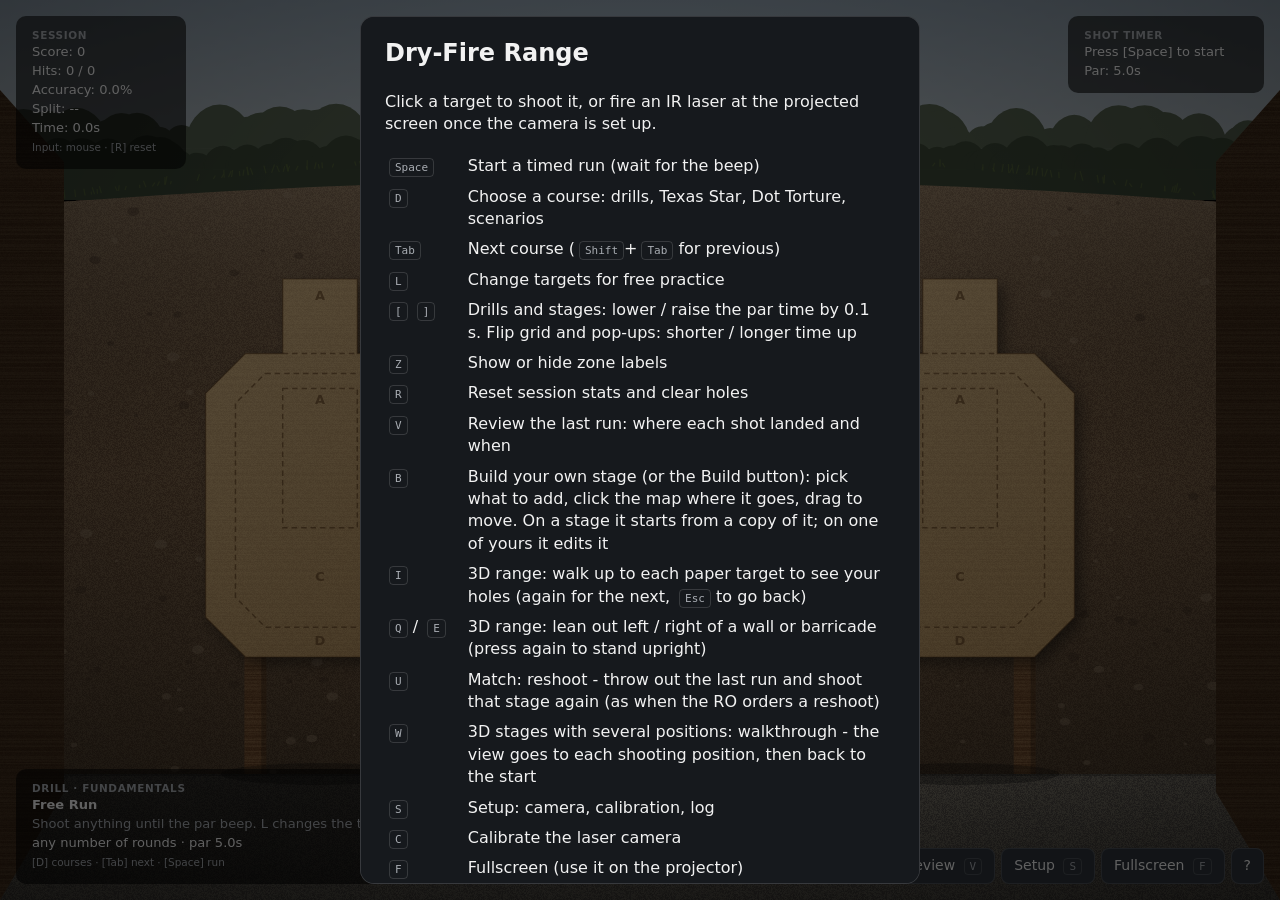
<file: web/index.html>
<!doctype html>
<html lang="en">
<head>
  <meta charset="utf-8">
  <meta name="viewport" content="width=device-width, initial-scale=1">
  <title>Dry-Fire Range</title>
  <meta name="description" content="Laser dry-fire training simulator: USPSA-style scoring, shot timer and drills, with mouse or IR-laser input.">
  <meta name="robots" content="noindex">
  <link rel="icon" href="data:image/svg+xml,%3Csvg xmlns='http://www.w3.org/2000/svg' viewBox='0 0 32 32'%3E%3Ccircle cx='16' cy='16' r='12' fill='none' stroke='%23e33' stroke-width='3'/%3E%3Ccircle cx='16' cy='16' r='3' fill='%23e33'/%3E%3C/svg%3E">
  <!-- Add to Home Screen (iPad / tablets): opens full screen, like an app. -->
  <link rel="manifest" href="manifest.webmanifest">
  <meta name="mobile-web-app-capable" content="yes">
  <meta name="apple-mobile-web-app-capable" content="yes">
  <meta name="apple-mobile-web-app-status-bar-style" content="black">
  <meta name="apple-mobile-web-app-title" content="Dry-Fire">
  <link rel="stylesheet" href="style.css">
  <!-- three.js is vendored (web/vendor/three) and only loaded by 3D courses. -->
  <script type="importmap">
    { "imports": { "three": "./vendor/three/three.module.js", "three/addons/": "./vendor/three/addons/" } }
  </script>
</head>
<body>
  <canvas id="range3d" aria-hidden="true"></canvas>
  <canvas id="range" aria-label="Shooting range. Click to fire."></canvas>

  <div id="hud">
    <section class="panel" id="stats" aria-live="off"></section>
    <section class="panel" id="timer" aria-live="polite"></section>
    <section class="panel" id="drill" aria-live="polite"></section>
    <nav id="toolbar" aria-label="Controls">
      <button data-act="startStop" id="start-btn" title="Start a timed run (Space); during a run, stop it">Start <kbd>Space</kbd></button>
      <button data-act="courses" title="Choose a drill, Dot Torture or a scenario (D)">Courses <kbd>D</kbd></button>
      <button data-act="builder" title="Build your own stage, or change the one you're on (B)">Build <kbd>B</kbd></button>
      <button data-act="layout" title="Change target layout (L)">Targets <kbd>L</kbd></button>
      <button data-act="review" title="Review where each shot landed and when (V)">Review <kbd>V</kbd></button>
      <button data-act="setup" title="Camera, calibration and settings (S)">Setup <kbd>S</kbd></button>
      <button data-act="fullscreen" title="Fullscreen (F)">Fullscreen <kbd>F</kbd></button>
      <button data-act="help" title="Help (?)">?</button>
    </nav>
  </div>

  <aside id="setup" hidden aria-label="Setup">
    <header>
      <h2>Setup</h2>
      <button class="icon" data-act="close-setup" aria-label="Close setup">✕</button>
    </header>

    <section>
      <h3>Input</h3>
      <label class="check"><input type="checkbox" id="opt-mouse"> Mouse clicks fire shots</label>
      <label class="check"><input type="checkbox" id="opt-camera-shots"> Laser (camera) fires shots</label>
    </section>

    <section>
      <h3>Sound</h3>
      <label>Gunshot volume <output id="vol-gun-val"></output>
        <input type="range" id="vol-gun"></label>
      <label>Background volume <output id="vol-amb-val"></output>
        <input type="range" id="vol-amb"></label>
      <p class="note">Background = the outdoors and distant shots on the 3D range, traffic in the parking lot, the office hum. 0% turns it off.</p>
      <label class="check"><input type="checkbox" id="opt-ro"> Range officer commands ("Make ready… Standby" before the beep, "Unload and show clear… Range is clear" after)</label>
      <label>Draw goal <select id="opt-draw">
        <option value="0">Off</option>
        <option value="0.80">0.80 s</option><option value="1.00">1.00 s</option><option value="1.20">1.20 s</option>
        <option value="1.50">1.50 s</option><option value="2.00">2.00 s</option>
      </select></label>
      <label>Split goal <select id="opt-split">
        <option value="0">Off</option>
        <option value="0.15">0.15 s</option><option value="0.20">0.20 s</option><option value="0.25">0.25 s</option>
        <option value="0.30">0.30 s</option><option value="0.40">0.40 s</option><option value="0.50">0.50 s</option>
      </select></label>
      <label>Repeat (shot timer REP mode) <select id="opt-repeat">
        <option value="0">Off: press Space for each run</option>
        <option value="5">Next run starts 5 s after the last</option>
        <option value="8">Next run starts 8 s after the last</option>
        <option value="12">Next run starts 12 s after the last</option>
      </select></label>
      <label>Match squad (names, comma separated; empty = just you) <input type="text" id="opt-squad" placeholder="Andrew, Sam, Alex" maxlength="120"></label>
      <label class="check"><input type="checkbox" id="opt-ding"> Ding on paper hits (off = silent, like real cardboard)</label>
      <label>Hearing protection <select id="opt-earpro">
        <option value="none">None (full sound)</option>
        <option value="electronic">Electronic muffs: shots clamped, quiet sounds louder</option>
        <option value="passive">Passive muffs / plugs: everything muffled</option>
      </select></label>
    </section>

    <section>
      <h3>Sound choices (compare)</h3>
      <p class="note">R = real recording, G = generated by the computer. Try each with ▶ Test, then tell Claude the codes you like (e.g. "gunshot R+G, take 2").</p>
      <label>Gunshot <select id="snd-gun">
        <option value="mix">R+G: recorded pistol + deep generated shot (outdoors)</option>
        <option value="synth">G: deep generated shot only</option>
        <option value="rec">R: recorded pistol only</option>
      </select></label>
      <label>Gunshot recording <select id="snd-gun-take">
        <option value="-1">Random each shot</option>
        <option value="0">Take 1: .40 pistol, heard from 160 m</option>
        <option value="1">Take 2: 9mm pistol, heard from 162 m</option>
        <option value="2">Take 3: .45 pistol, heard from 166 m</option>
        <option value="3">Take 4: .45 pistol, heard from 167 m</option>
      </select></label>
      <div class="row"><button id="test-gun-out" class="quiet">▶ Test outdoors</button> <button id="test-gun-in" class="quiet">▶ Test in the office</button></div>
      <label>Steel hit <select id="snd-steel">
        <option value="mix">R+G: recorded clank + generated ring</option>
        <option value="synth">G: generated ring only</option>
        <option value="rec">R: recorded clank only</option>
      </select></label>
      <div class="row"><button id="test-steel-small" class="quiet">▶ Test 8" plate</button> <button id="test-steel-big" class="quiet">▶ Test popper</button></div>
      <label>Footsteps (knife attacker) <select id="snd-step">
        <option value="rec">R: recorded shoes on concrete</option>
        <option value="synth">G: generated</option>
      </select></label>
      <div class="row"><button id="test-step" class="quiet">▶ Test footsteps</button></div>
      <label>Glass breaking (office) <select id="snd-glass">
        <option value="mix">R+G: recorded glass hit + generated shatter</option>
        <option value="synth">G: generated only</option>
        <option value="rec">R: recorded glass hit only</option>
      </select></label>
      <div class="row"><button id="test-glass" class="quiet">▶ Test glass</button></div>
      <label>Distant shots (range background) <select id="snd-distant">
        <option value="rec">R: recorded pistol shots far away</option>
        <option value="synth">G: generated</option>
      </select></label>
      <div class="row"><button id="test-distant" class="quiet">▶ Test distant shot</button></div>
    </section>

    <section>
      <h3>Current course</h3>
      <p id="course-name"></p>
      <div id="up-time-row">
        <label>Time targets stay up <output id="up-time-val"></output>
          <input type="range" id="up-time">
        </label>
        <div class="row">
          <button id="up-time-reset" class="quiet">Reset to default</button>
          <span class="muted note">Shortcut: <kbd>[</kbd> shorter, <kbd>]</kbd> longer</span>
        </div>
      </div>
      <div id="cars3d-row" hidden>
        <div id="cars3d-only">
          <label>Parked cars <output id="cars3d-val"></output>
            <input type="range" id="cars3d" min="0" step="1">
          </label>
          <p class="note">Fewer cars = smoother on slower computers. 0 = empty lot.</p>
        </div>
        <label class="check"><input type="checkbox" id="opt-night"> Night (sodium street lights, a car with its headlights on)</label>
        <label class="check"><input type="checkbox" id="opt-rain"> Rain (wet asphalt and puddles, falling rain, rain sound)</label>
        <label class="check"><input type="checkbox" id="opt-blood"> Blood effects (wounds, spray)</label>
      </div>
      <div id="flip-row" hidden>
        <label>Flip speed <output id="flip-speed-val"></output>
          <input type="range" id="flip-speed"></label>
        <p class="note">How fast plates spin, and how soon the next plate turns or the next call comes.</p>
        <label class="check"><input type="checkbox" id="flip-var"> Variable timing (each plate's time up and the pause before it vary)</label>
      </div>
      <div id="life-row" hidden>
        <label>3D graphics <select id="opt-quality"><option value="auto">Auto (lowers quality if frames get slow)</option><option value="high">High</option><option value="medium">Medium</option><option value="low">Low (fastest)</option></select></label>
        <p class="note">Now: <output id="quality-now">–</output>. If the picture stutters, pick Medium or Low.</p>
        <label class="check"><input type="checkbox" id="opt-life"> Life-size 3D (match the camera to your screen)</label>
        <label>Projected image width <output id="life-screen-val"></output>
          <input type="range" id="life-screen"></label>
        <label>Your distance from the screen <output id="life-dist-val"></output>
          <input type="range" id="life-dist"></label>
        <p class="note">Measure the width of the picture on the wall and how far your eyes are from it. With this on, targets and people look their real size from where you stand (you see less of the scene on a small screen).</p>
      </div>
      <div id="office-row" hidden>
        <label>Armed suspects <select id="of-gunmen"><option value="0">Random (2–3)</option><option>1</option><option>2</option><option>3</option><option>4</option></select></label>
        <label>Office workers <select id="of-innocents"><option value="-1">Random (1–2)</option><option>0</option><option>1</option><option>2</option><option>3</option></select></label>
        <label>Time before a suspect fires <output id="of-fire-val"></output>
          <input type="range" id="of-fire" min="1" max="8" step="0.5"></label>
        <label>Hits you can take <output id="of-lives-val"></output>
          <input type="range" id="of-lives" min="1" max="5" step="1"></label>
        <label class="check"><input type="checkbox" id="of-rifle"> One suspect has a rifle</label>
        <label class="check"><input type="checkbox" id="of-armor"> One suspect wears body armour</label>
        <label class="check"><input type="checkbox" id="of-hostage"> Hostage scene at the end</label>
        <label class="check"><input type="checkbox" id="of-fleeing"> Some workers run for the exit</label>
        <label class="check"><input type="checkbox" id="of-voice"> Wounded man calls for help</label>
        <label class="check"><input type="checkbox" id="of-alarm"> Fire alarm going (strobes flash, horn sounds)</label>
        <label class="check"><input type="checkbox" id="of-peeker"> A suspect crouches behind cover and pops up to shoot</label>
        <label class="check"><input type="checkbox" id="of-dark"> Power cut (ceiling lights off, emergency lights only)</label>
        <label class="check"><input type="checkbox" id="of-night"> Night (dark outside; with the power cut, almost pitch dark inside)</label>
      </div>
      <div id="range3d-row" hidden>
        <label class="check"><input type="checkbox" id="opt-real3d"> Photo-realistic 3D (range targets, and judgment scenes with real people)</label>
        <label class="check"><input type="checkbox" id="opt-paste"> Paste the holes between runs (a fresh target once it's covered)</label>
        <label id="dist3d-label">Distance to the <span id="dist3d-kind">targets</span> <output id="dist3d-val"></output>
          <input type="range" id="dist3d" min="3" max="25" step="1">
        </label>
        <label>Time of day <select id="opt-time">
          <option value="day">Day (sun high on your left)</option>
          <option value="morning">Morning (low sun behind you, long shadows)</option>
          <option value="evening">Evening (low sun behind you, soft overcast light)</option>
          <option value="night">Night (low light: floodlight on the bay)</option>
        </select></label>
        <label>Weather <select id="opt-weather">
          <option value="dry">Dry</option>
          <option value="rain">Rain (overcast, wet ground, rain sound)</option>
        </select></label>
        <label>3-target spacing <select id="opt-bay">
          <option value="0.9">Close (0.9 m apart)</option>
          <option value="1.5">Normal (1.5 m)</option>
          <option value="3">Wide (3 m: big transitions)</option>
        </select></label>
        <label>3-target distances <select id="opt-stagger">
          <option value="0">All at the same distance</option>
          <option value="1">Staggered: +5 and +10 yd (left near, right far)</option>
        </select></label>
        <label>Wind <select id="opt-wind">
          <option value="calm">Calm</option>
          <option value="breezy">Light breeze</option>
          <option value="windy">Windy (targets flutter)</option>
        </select></label>
        <p class="note">Each kind of target keeps its own distance. Plate Rack and Poppers are always 3D. Targets look true to size only when the projection matches the camera's field of view.</p>
      </div>
      <p class="note" id="up-time-none">This course has no time-up setting. It applies to the flip grid and pop-up courses.</p>
    </section>

    <section>
      <h3>Targets</h3>
      <label>Layout
        <select id="opt-layout"></select>
      </label>
      <label class="check"><input type="checkbox" id="opt-zones"> Show zone labels</label>
      <label>Power factor <select id="opt-pf"><option value="minor">Minor (A 5, C 3, D 1)</option><option value="major">Major (A 5, C 4, D 2)</option></select></label>
    </section>

    <section>
      <h3>Laser camera</h3>
      <p class="note" id="cam-support"></p>
      <label>Camera
        <select id="cam-device"><option value="">Default camera</option></select>
      </label>
      <div class="row">
        <button id="cam-toggle">Start camera</button>
        <span id="cam-status" class="muted">Off</span>
      </div>
      <label>Brightness threshold <output id="cam-thr-val"></output>
        <input type="range" id="cam-thr" min="50" max="255" step="1">
      </label>
      <p class="note">Red = pixels bright enough to count as the dot. With no laser, the view should be almost all dark. Raise the threshold until it is, then fire and check the dot is circled.</p>
      <canvas id="cam-preview" width="640" height="480" aria-label="Camera preview"></canvas>
      <div class="row">
        <button id="cam-calibrate">Calibrate <kbd>C</kbd></button>
        <button id="cam-clear-cal" class="quiet">Clear calibration</button>
      </div>
      <p class="note" id="cal-status"></p>
    </section>

    <section>
      <h3>Remote control (iPad)</h3>
      <p class="note">Run the range full screen on the projector or TV, and control it
        from a second window, e.g. on the iPad's own screen. See docs/IPAD.md.</p>
      <button id="open-display">Open Display window</button>
      <button id="open-controller">Open Controller window</button>
    </section>

    <section>
      <h3>Run log</h3>
      <p class="note" id="log-status"></p>
      <div class="row">
        <button id="log-download">Download CSV</button>
        <button id="log-clear" class="quiet">Clear log</button>
      </div>
    </section>
  </aside>

  <div id="builder" hidden role="dialog" aria-modal="true" aria-labelledby="builder-title">
    <div class="card">
      <header class="b-head">
        <h2 id="builder-title">Build a stage</h2>
        <button id="b-new" title="Start a new, empty stage (this one stays as it was saved)">New stage</button>
      </header>
      <ol class="b-how">
        <li>Pick what to add, then <b>click the map where it goes</b>. You stand at the bottom (green box 1); the targets are up the bay.</li>
        <li><b>Drag</b> anything to move it. <b>Click</b> it to select it: its row in the list turns yellow - change its details there. <kbd>Delete</kbd> removes it, <kbd>Ctrl</kbd>+<kbd>Z</kbd> undoes.</li>
        <li><b>Save and see it in 3D.</b> To change it later, pick it (Courses -> My Stages) and press <b>Build</b> or <kbd>B</kbd>.</li>
      </ol>
      <div class="b-fields">
        <label>Name <input id="b-name" type="text" maxlength="40" placeholder="My stage"></label>
        <label>Par (s) <input id="b-par" type="number" min="1" max="60" step="0.5"></label>
        <label>Start <select id="b-start"></select></label>
      </div>
      <div id="b-tools" role="toolbar" aria-label="What to add">
        <button data-tool="" title="Click to select, drag to move (Esc)">Select / move</button>
        <span id="b-tool-btns"></span>
        <select id="b-more" aria-label="More things to add"></select>
        <button id="b-undo" title="Undo (Ctrl+Z)">↶ Undo</button>
      </div>
      <canvas id="b-map" aria-label="Map of the stage: you at the bottom, downrange up"></canvas>
      <p id="b-sel" class="note" aria-live="polite"></p>
      <details class="b-help">
        <summary>How shooting positions, activated targets and steel numbers work</summary>
        <p class="note">x = metres across (left is negative, 0 is straight ahead); distance in yards from the firing line. Steel is numbered S1, S2... in list order; a pop-up, drop turner, swinger, bobber, mover or clamshell is released when its steel falls (the "released by" choice in its row). Put a swinger's rest position behind a wall, about 1.3 m to its right; a clamshell just in front of a target. A shooting position (green box) starts a new array: the targets after it in the list are shot from there (the first one, before any target, is where you start). "You walk to here, shooting on the way" is the same but slow, and shots count while you walk. The light wedge on the map is what you can see from the position you're working on (the view doesn't turn): targets outside it are outlined in red. Paper can carry hard cover: black paint, hits through it don't score.</p>
      </details>
      <div id="b-list"><table><thead><tr><th>#</th><th>What</th><th>x (m)</th><th>yd</th><th>Details</th><th></th></tr></thead><tbody id="b-rows"></tbody></table></div>
      <p><button id="b-add">+ Add a row</button></p>
      <p><label>Share code <input id="b-code" type="text" placeholder="paste a stage code here" style="width: 18em"></label>
        <button id="b-export">Make code</button> <button id="b-import">Load code</button></p>
      <p class="b-foot"><button id="b-save" class="primary">Save and see it in 3D</button> <button id="b-delete">Delete this stage</button> <button id="b-close">Close <kbd>Esc</kbd></button></p>
    </div>
  </div>
  <div id="match" hidden role="dialog" aria-modal="true" aria-labelledby="match-title">
    <div class="card">
      <h2 id="match-title">Match results</h2>
      <div id="match-body"></div>
      <button data-act="close-match">Close <kbd>Esc</kbd></button>
    </div>
  </div>
  <div id="help" hidden role="dialog" aria-modal="true" aria-labelledby="help-title">
    <div class="card">
      <h2 id="help-title">Dry-Fire Range</h2>
      <p>Click a target to shoot it, or fire an IR laser at the projected screen once the camera is set up.</p>
      <table class="keys">
        <tr><td><kbd>Space</kbd></td><td>Start a timed run (wait for the beep)</td></tr>
        <tr><td><kbd>D</kbd></td><td>Choose a course: drills, Texas Star, Dot Torture, scenarios</td></tr>
        <tr><td><kbd>Tab</kbd></td><td>Next course (<kbd>Shift</kbd>+<kbd>Tab</kbd> for previous)</td></tr>
        <tr><td><kbd>L</kbd></td><td>Change targets for free practice</td></tr>
        <tr><td><kbd>[</kbd> <kbd>]</kbd></td><td>Drills and stages: lower / raise the par time by 0.1 s. Flip grid and pop-ups: shorter / longer time up</td></tr>
        <tr><td><kbd>Z</kbd></td><td>Show or hide zone labels</td></tr>
        <tr><td><kbd>R</kbd></td><td>Reset session stats and clear holes</td></tr>
        <tr><td><kbd>V</kbd></td><td>Review the last run: where each shot landed and when</td></tr>
        <tr><td><kbd>B</kbd></td><td>Build your own stage (or the Build button): pick what to add, click the map where it goes, drag to move. On a stage it starts from a copy of it; on one of yours it edits it</td></tr>
        <tr><td><kbd>I</kbd></td><td>3D range: walk up to each paper target to see your holes (again for the next, <kbd>Esc</kbd> to go back)</td></tr>
        <tr><td><kbd>Q</kbd> / <kbd>E</kbd></td><td>3D range: lean out left / right of a wall or barricade (press again to stand upright)</td></tr>
        <tr><td><kbd>U</kbd></td><td>Match: reshoot - throw out the last run and shoot that stage again (as when the RO orders a reshoot)</td></tr>
        <tr><td><kbd>W</kbd></td><td>3D stages with several positions: walkthrough - the view goes to each shooting position, then back to the start</td></tr>
        <tr><td><kbd>S</kbd></td><td>Setup: camera, calibration, log</td></tr>
        <tr><td><kbd>C</kbd></td><td>Calibrate the laser camera</td></tr>
        <tr><td><kbd>F</kbd></td><td>Fullscreen (use it on the projector)</td></tr>
        <tr><td><kbd>H</kbd></td><td>Hide or show the panels</td></tr>
        <tr><td><kbd>X</kbd> (hold)</td><td>Office: take cover behind the file cabinets (or hold the right mouse button)</td></tr>
        <tr><td><kbd>Esc</kbd></td><td>Cancel a run or close a panel</td></tr>
      </table>
      <h3>Laser setup, once per room</h3>
      <ol>
        <li>Project this page and press <kbd>F</kbd> for fullscreen.</li>
        <li>Plug in the USB camera (with the IR-pass filter) aimed at the screen.</li>
        <li>Setup → Start camera, allow access, pick the camera, tune the threshold.</li>
        <li>Calibrate: shoot the 4 crosshairs, then the centre to check accuracy.</li>
      </ol>
      <p class="muted">Use Chrome or Edge for the best camera timing. Scores and settings stay in this browser only.</p>
      <button data-act="close-help">Got it</button>
    </div>
  </div>

  <div id="courses" hidden role="dialog" aria-modal="true" aria-labelledby="courses-title">
    <div class="card">
      <header>
        <h2 id="courses-title">Courses</h2>
        <button class="icon" data-act="close-courses" aria-label="Close">✕</button>
      </header>
      <p><button data-act="builder">Build a stage <kbd>B</kbd></button> <span class="note">your own targets, steel, walls and distances (saved in this browser)</span></p>
      <div id="course-list"></div>
    </div>
  </div>

  <div id="review" hidden role="dialog" aria-modal="true" aria-labelledby="review-title">
    <div class="rv-card">
      <header>
        <h2 id="review-title">Shot review</h2>
        <select id="review-run" aria-label="Which run"></select>
        <button class="icon" data-act="review-close" aria-label="Close review">✕</button>
      </header>
      <div class="rv-body">
        <div class="rv-view">
          <div class="rv-canvas-box"><canvas id="review-canvas"></canvas></div>
          <p id="review-caption"></p>
          <div class="rv-nav">
            <button data-act="review-prev">◀ Prev <kbd>←</kbd></button>
            <button data-act="review-all">All shots <kbd>A</kbd></button>
            <button data-act="review-next">Next <kbd>→</kbd> ▶</button>
          </div>
        </div>
        <div class="rv-side">
          <p class="note" id="review-zero"></p>
          <div class="rv-list-box">
            <table id="review-list">
              <thead><tr><th>#</th><th>Time</th><th>Split</th><th>Zone</th><th>Pts</th></tr></thead>
              <tbody></tbody>
            </table>
          </div>
          <p id="review-empty" class="note">No shots were fired in this run.</p>
        </div>
      </div>
      <div class="rv-timeline-wrap">
        <span class="muted small">0s</span>
        <div id="review-timeline"></div>
        <span id="review-span" class="muted small"></span>
      </div>
      <div id="review-progress"></div>
    </div>
  </div>

  <div id="calib" hidden>
    <canvas></canvas>
    <div class="calib-buttons">
      <button data-act="save" hidden>Save <kbd>Enter</kbd></button>
      <button data-act="test" hidden>Test again <kbd>T</kbd></button>
      <button data-act="restart">Restart <kbd>R</kbd></button>
      <button data-act="cancel">Cancel <kbd>Esc</kbd></button>
    </div>
  </div>

  <div id="toast" role="status" aria-live="polite"></div>

  <script type="module" src="js/main.js"></script>
</body>
</html>
</file>
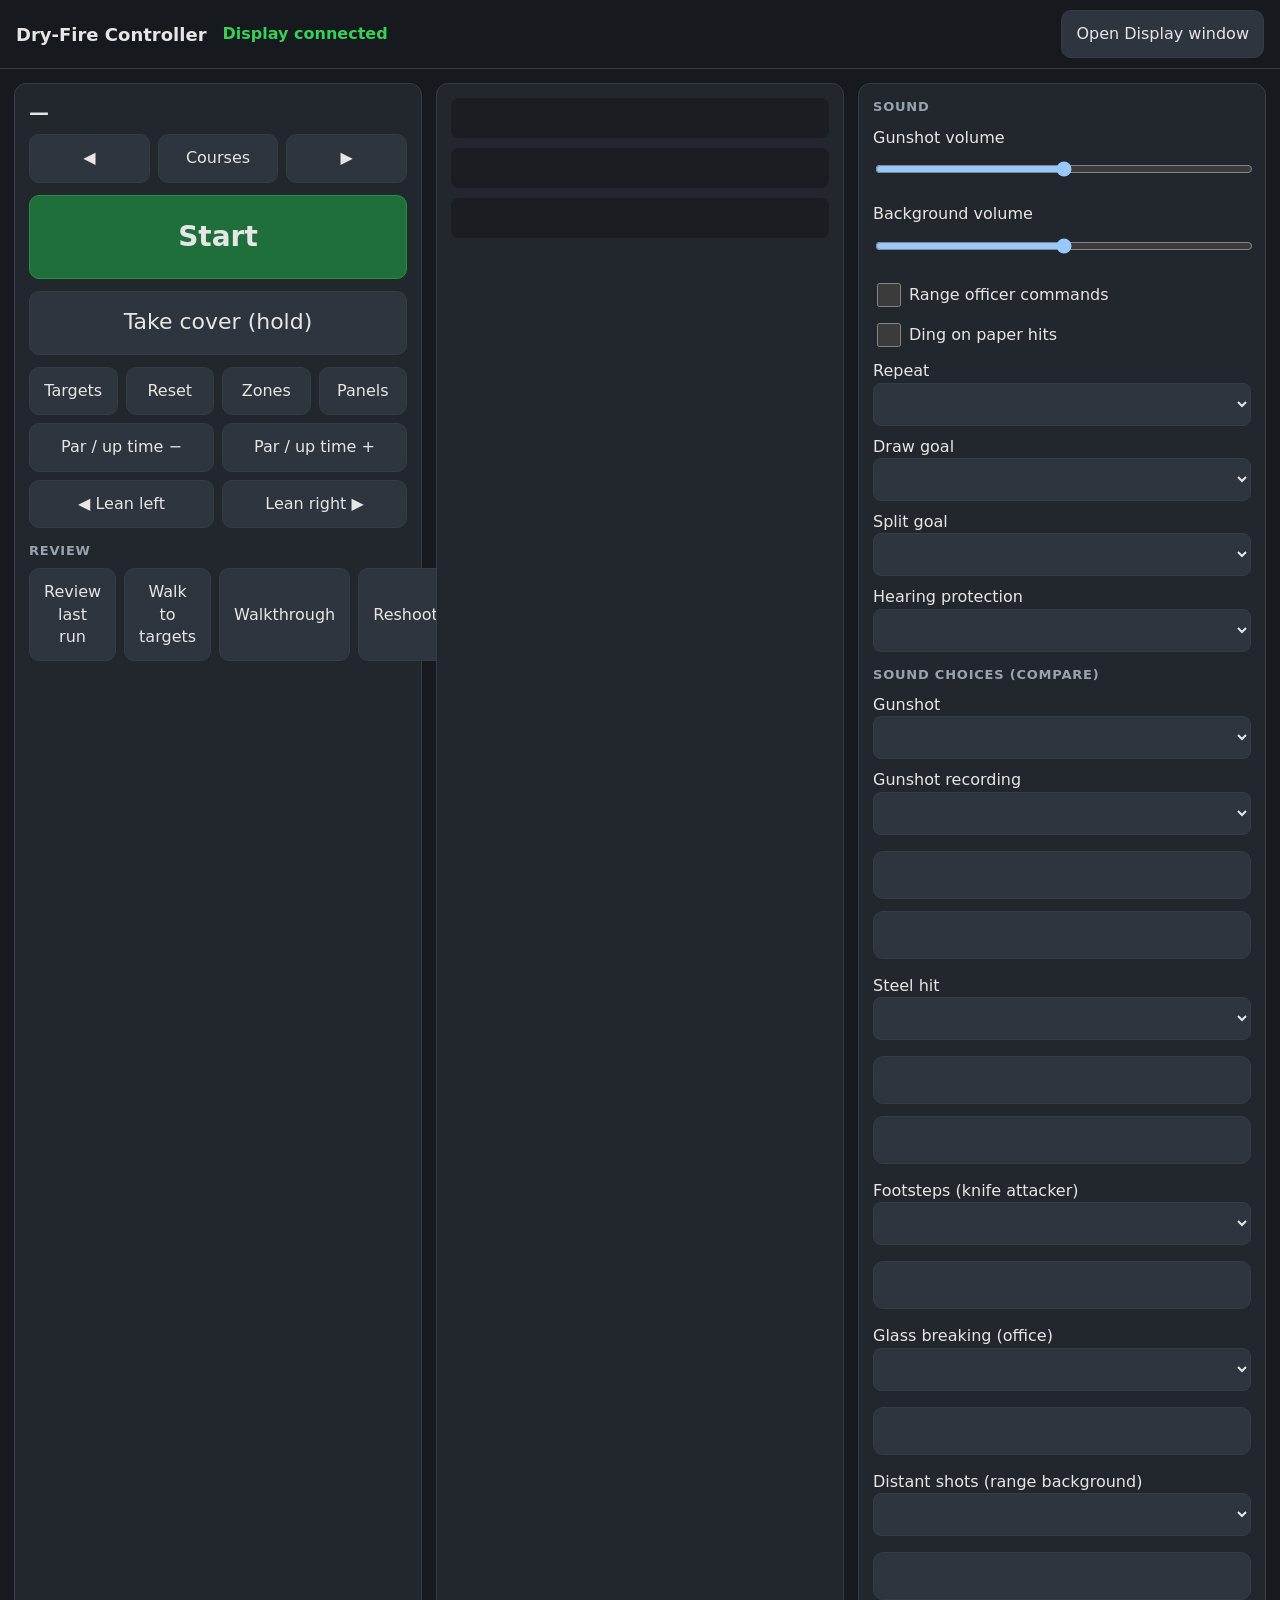
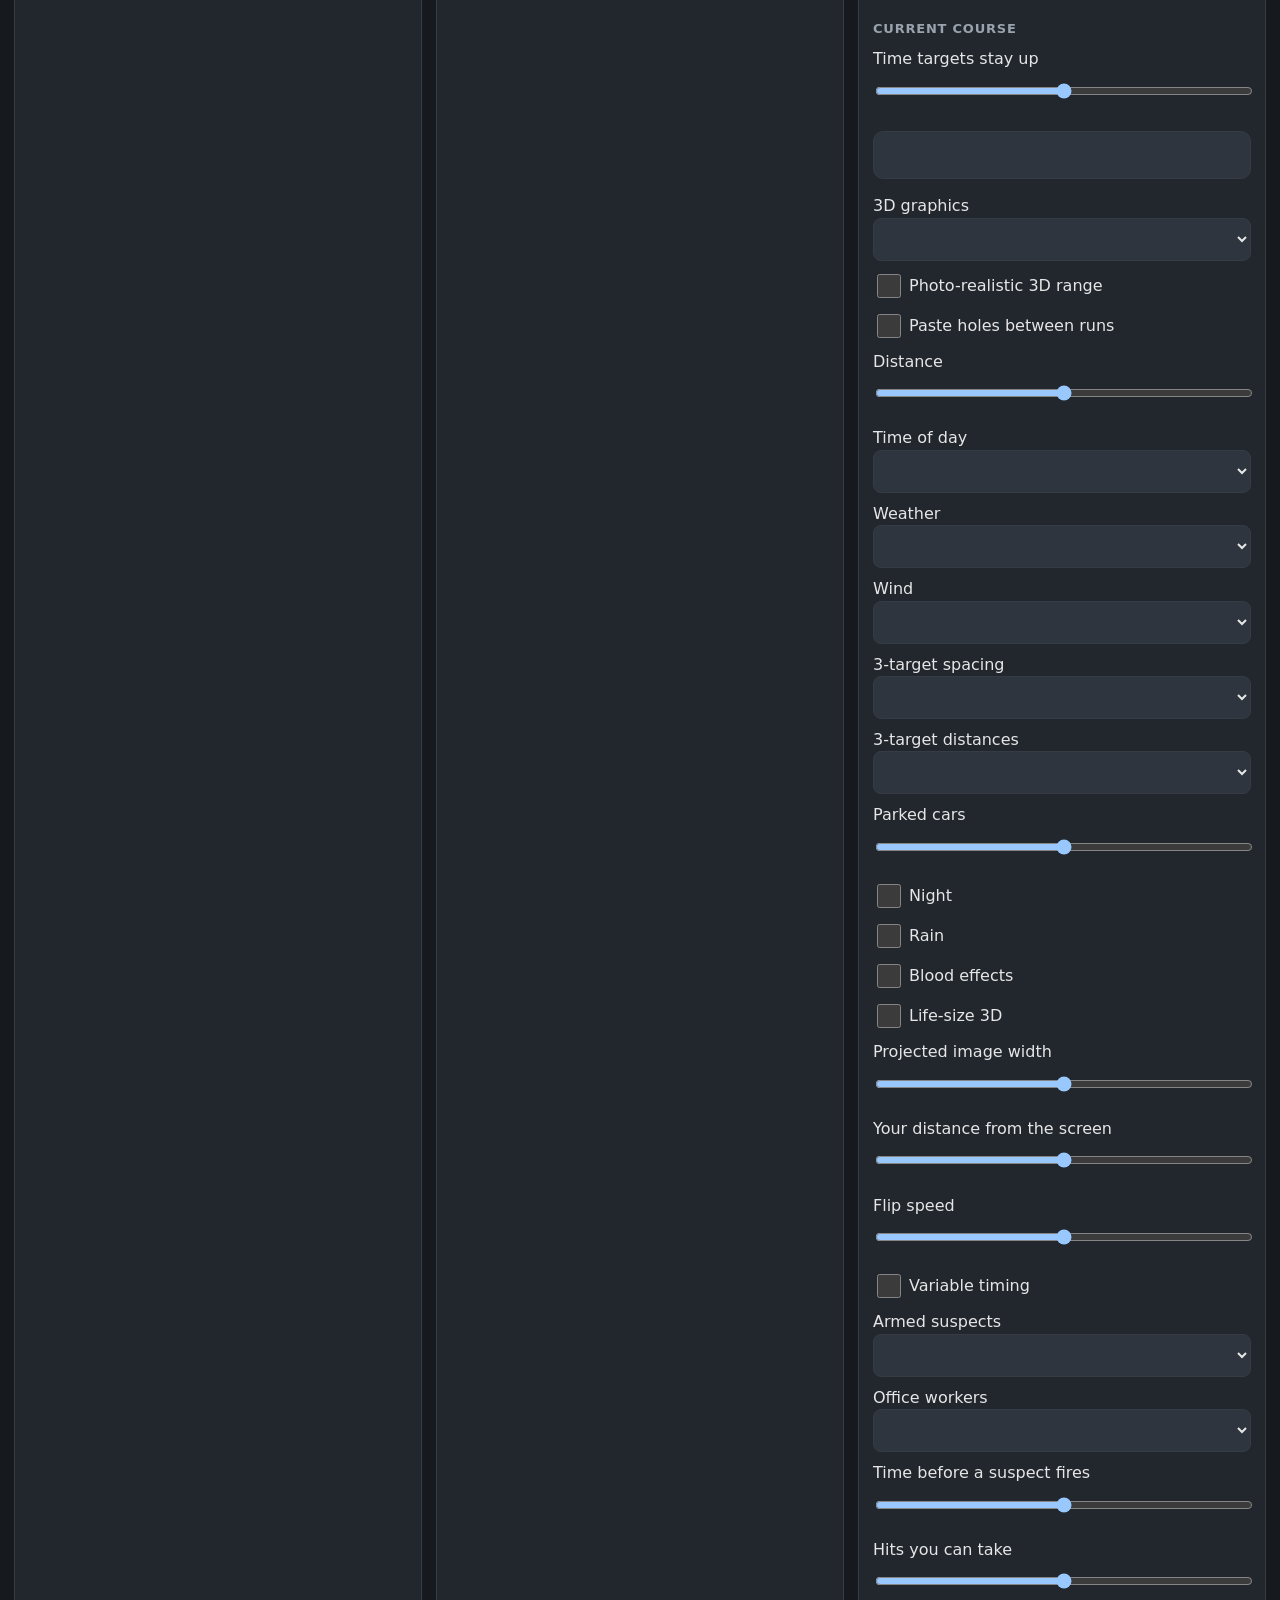
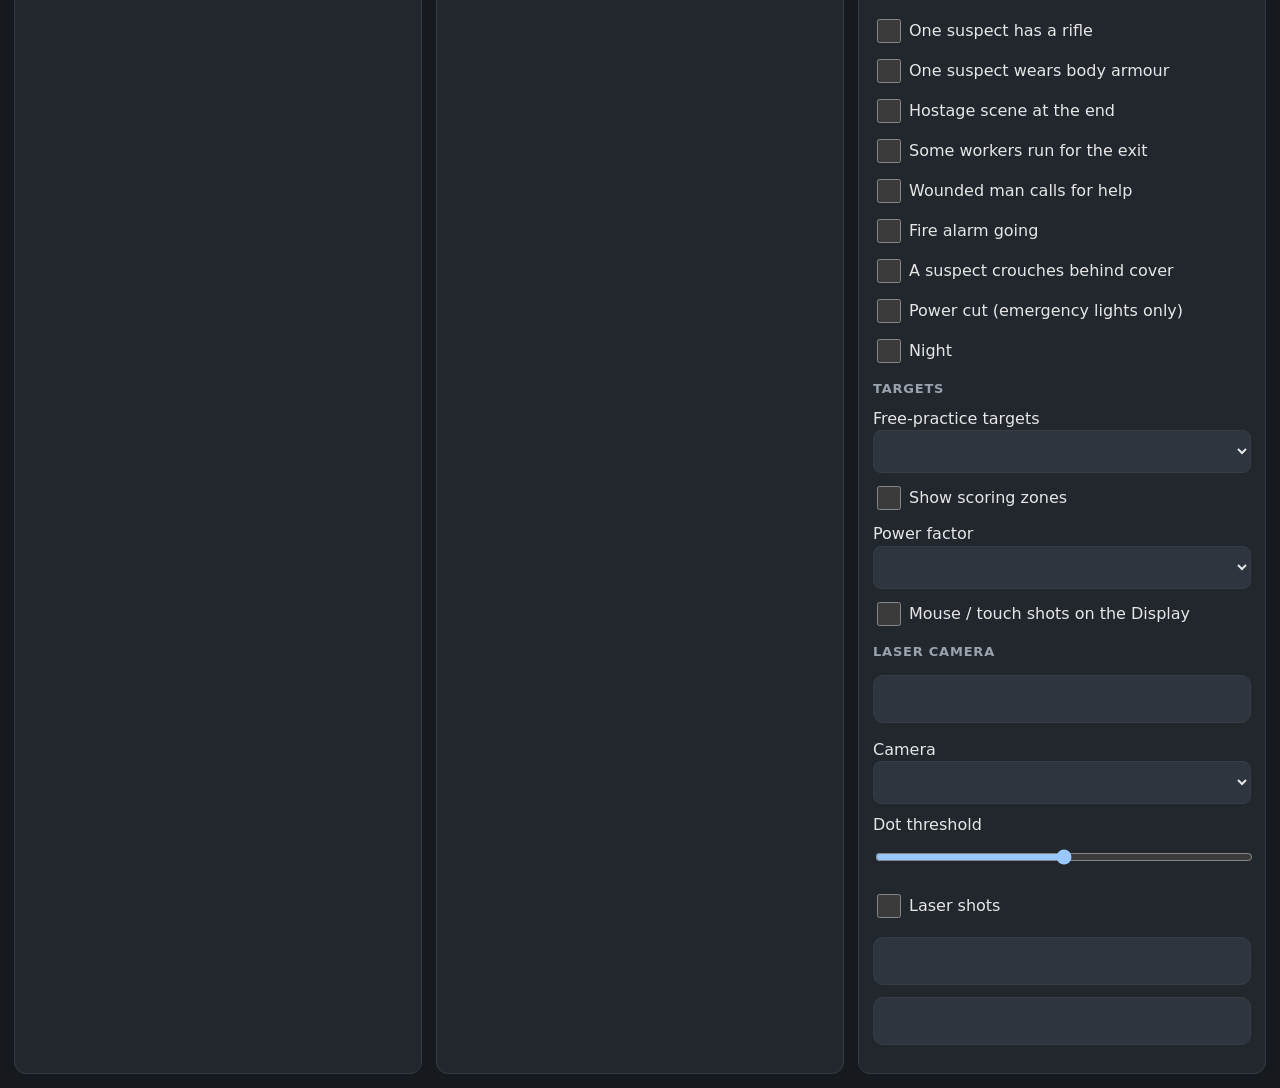
<file: web/controller.html>
<!doctype html>
<html lang="en">
<head>
  <meta charset="utf-8">
  <meta name="viewport" content="width=device-width, initial-scale=1">
  <title>Dry-Fire Controller</title>
  <meta name="robots" content="noindex">
  <meta name="apple-mobile-web-app-capable" content="yes">
  <meta name="apple-mobile-web-app-status-bar-style" content="black">
  <link rel="icon" href="icon.svg">
  <link rel="stylesheet" href="controller.css">
</head>
<body>
  <header>
    <b>Dry-Fire Controller</b>
    <span id="link" class="bad">Display not found</span>
    <button id="open-display">Open Display window</button>
  </header>

  <main>
    <section id="run">
      <div id="course"><b id="course-name">—</b><span id="course-desc"></span></div>
      <div class="row">
        <button data-key="Tab" data-shift="1" title="Previous course">◀</button>
        <button id="courses-btn">Courses</button>
        <button data-key="Tab" title="Next course">▶</button>
      </div>
      <button id="start" class="big" data-action="startStop">Start</button>
      <button id="cover-btn" title="Office scenario: hold to crouch behind cover">Take cover (hold)</button>
      <div class="row">
        <button data-action="layout" title="Free practice: next set of targets">Targets</button>
        <button data-action="reset" title="Reset the session">Reset</button>
        <button data-action="zones" title="Show scoring zones">Zones</button>
        <button data-action="hideHud" title="Hide or show the panels on the Display">Panels</button>
      </div>
      <div class="row">
        <button data-key="[" title="Drills and stages: par 0.1 s lower. Pop-ups and flip grid: targets stay up for less time">Par / up time −</button>
        <button data-key="]" title="Drills and stages: par 0.1 s higher. Pop-ups and flip grid: targets stay up longer">Par / up time +</button>
      </div>
      <div class="row">
        <button data-key="q" title="3D range: lean out left of cover (again: stand upright)">◀ Lean left</button>
        <button data-key="e" title="3D range: lean out right of cover (again: stand upright)">Lean right ▶</button>
      </div>
      <h3>Review</h3>
      <div class="row">
        <button id="review-btn" data-action="review">Review last run</button>
        <button data-action="inspect" title="3D range: walk up to each paper target to see the holes">Walk to targets</button>
        <button data-key="w" title="3D stages with several positions: go to each shooting position, then back">Walkthrough</button>
        <button data-key="u" title="Match: throw out the last run and shoot that stage again">Reshoot</button>
      </div>
      <div class="row" id="review-nav" hidden>
        <button data-key="ArrowLeft">◀ Shot</button>
        <button data-key="a">All</button>
        <button data-key="ArrowRight">Shot ▶</button>
        <button data-key="Escape">Close</button>
      </div>
    </section>

    <section id="mirror">
      <div class="panel" id="match-results" hidden><b id="match-results-title"></b><div id="match-results-body"></div></div>
      <div class="panel" id="timer"></div>
      <div class="panel" id="drill"></div>
      <div class="panel" id="stats"></div>
    </section>

    <section id="setup"></section>
  </main>

  <div id="courses" hidden>
    <div class="card">
      <header><b>Courses</b><button id="courses-close">Close</button></header>
      <div id="course-list"></div>
    </div>
  </div>

  <script type="module" src="js/controller.js"></script>
</body>
</html>
</file>
<file: web/style.css>
:root {
  --bg: #1d2126;
  --wall-top: #2a3038;
  --wall-bottom: #15181c;
  --panel: rgba(0, 0, 0, 0.58);
  --panel-solid: #16191d;
  --line: rgba(255, 255, 255, 0.14);
  --text: #f2f2f2;
  --muted: #a9adb3;
  --go: #7cfc00;
  --wait: #ffd34d;
  --bad: #ff6b6b;
  --accent: #3ab0ff;
  --radius: 10px;
  color-scheme: dark;
}

* { box-sizing: border-box; }

html, body {
  margin: 0;
  height: 100%;
  overflow: hidden;
  background: var(--bg);
  color: var(--text);
  font: 16px/1.4 system-ui, -apple-system, "Segoe UI", Roboto, sans-serif;
}

#range3d, .range3d {
  position: fixed;
  inset: 0;
  width: 100vw;
  height: 100vh;
  display: none;
}

#range {
  position: fixed;
  inset: 0;
  width: 100vw;
  height: 100vh;
  display: block;
  cursor: crosshair;
  touch-action: none;
}

/* ---- HUD panels ---------------------------------------------------------- */
#hud { position: fixed; inset: 0; pointer-events: none; }
#hud.hidden .panel, #hud.hidden #toolbar { display: none; }

.panel {
  position: absolute;
  background: var(--panel);
  border-radius: var(--radius);
  padding: 12px 16px;
  font-size: clamp(13px, 1.45vmin, 20px);
  line-height: 1.45;
  min-width: 13em;
  white-space: pre-line;
  font-variant-numeric: tabular-nums;
}
.panel b.title { display: block; letter-spacing: 0.06em; font-size: 0.8em; color: var(--muted); }
/* Shot timer review: the last shot's time big, then the string shot by shot. */
.panel .bigtime { display: block; font-size: 2.4em; font-weight: 800; line-height: 1.1; letter-spacing: 0.02em; }
.panel table.shots { border-collapse: collapse; margin: 0.3em 0; white-space: normal; }
.panel table.shots th { font-size: 0.75em; font-weight: 600; color: var(--muted); text-align: right; padding: 0 0.6em 0 0; }
.panel table.shots td { text-align: right; padding: 0 0.6em 0 0; line-height: 1.3; }
.panel table.shots td:last-child, .panel table.shots th:last-child { text-align: left; font-weight: 700; }
.panel table.sheet td, .panel table.sheet th { text-align: left; }
.panel table.sheet td:last-child, .panel table.sheet th:last-child { text-align: right; }
#stats { top: 16px; left: 16px; }
#timer { top: 16px; right: 16px; min-width: 15em; }
#drill { bottom: 16px; left: 16px; min-width: 16em; }
.go { color: var(--go); font-weight: 700; }
.wait { color: var(--wait); font-weight: 700; }
.bad { color: var(--bad); font-weight: 700; }
.muted { color: var(--muted); }
.small { font-size: 0.8em; }

#toolbar {
  position: absolute;
  right: 16px;
  bottom: 16px;
  display: flex;
  flex-wrap: wrap;
  justify-content: flex-end;
  gap: 6px;
  max-width: calc(100vw - 32px);
  pointer-events: auto;
}

button {
  font: inherit;
  font-size: 14px;
  color: var(--text);
  background: #2c3239;
  border: 1px solid var(--line);
  border-radius: 8px;
  padding: 7px 12px;
  cursor: pointer;
}
button:hover { background: #38404a; }
button:focus-visible, select:focus-visible, input:focus-visible { outline: 2px solid var(--accent); outline-offset: 2px; }
button.quiet { background: transparent; }
button.primary { background: #2e7d32; border-color: #43a047; font-weight: 600; }
button.primary:hover { background: #388e3c; }
button.icon { padding: 4px 10px; }
kbd {
  font: 11px/1 ui-monospace, SFMono-Regular, Menlo, Consolas, monospace;
  padding: 2px 5px;
  border: 1px solid var(--line);
  border-radius: 4px;
  color: var(--muted);
  margin-left: 4px;
}
#toolbar kbd { display: inline-block; }

/* ---- Setup drawer --------------------------------------------------------- */
#setup {
  position: fixed;
  top: 0;
  right: 0;
  bottom: 0;
  width: min(400px, 100vw);
  background: var(--panel-solid);
  border-left: 1px solid var(--line);
  overflow-y: auto;
  padding: 0 18px 24px;
  z-index: 10;
}
#setup header {
  display: flex;
  align-items: center;
  justify-content: space-between;
  position: sticky;
  top: 0;
  background: var(--panel-solid);
  padding: 14px 0 8px;
}
#setup h2 { margin: 0; font-size: 20px; }
#setup h3 { margin: 18px 0 8px; font-size: 13px; letter-spacing: 0.06em; text-transform: uppercase; color: var(--muted); }
#setup section { border-top: 1px solid var(--line); }
#setup label { display: block; margin: 8px 0; }
#setup label.check { display: flex; gap: 8px; align-items: center; }
#setup select, #setup input[type=range] { display: block; width: 100%; margin-top: 4px; }
#setup select {
  font: inherit;
  color: var(--text);
  background: #23282e;
  border: 1px solid var(--line);
  border-radius: 6px;
  padding: 6px;
}
#setup .row { display: flex; gap: 8px; align-items: center; flex-wrap: wrap; margin: 8px 0; }
#setup .note { font-size: 13px; color: var(--muted); margin: 6px 0; }
#cam-preview {
  width: 100%;
  height: auto;
  aspect-ratio: 4 / 3;
  background: #000;
  border-radius: 6px;
  display: block;
}

/* ---- Help ------------------------------------------------------------------ */
#help {
  position: fixed;
  inset: 0;
  background: rgba(0, 0, 0, 0.6);
  display: grid;
  place-items: center;
  z-index: 20;
  padding: 16px;
}
#help[hidden] { display: none; }
#builder { position: fixed; inset: 0; background: rgba(0, 0, 0, 0.6); display: grid; place-items: center; z-index: 21; padding: 16px; }
#builder[hidden] { display: none; }
#builder .card { background: var(--panel-solid); border: 1px solid var(--line); border-radius: 14px; padding: 18px 22px; width: min(1000px, 100%); max-height: 100%; overflow-y: auto; }
#builder h2 { margin-top: 0; }
#builder table { width: 100%; border-collapse: collapse; margin: 10px 0; }
#builder td, #builder th { padding: 3px 6px; text-align: left; }
#builder input[type=number] { width: 4.6em; }
#builder select[data-k=type] { max-width: 15em; }
#builder td select:not([data-k=type]) { max-width: 12em; }
#builder label { display: inline-block; margin-right: 12px; }
#b-map { width: 100%; height: min(460px, 52vh); background: #c3b59b; border-radius: 8px; display: block; touch-action: none; user-select: none; }
#builder .b-head { display: flex; align-items: center; justify-content: space-between; gap: 12px; }
#builder .b-head h2 { margin: 0; }
#builder .b-how { margin: 8px 0 10px; padding-left: 20px; color: var(--muted); font-size: 0.92em; }
#builder .b-how b { color: var(--text); }
#builder .b-fields { margin-bottom: 6px; }
#b-tools { display: flex; flex-wrap: wrap; gap: 6px; align-items: center; margin: 6px 0 8px; }
#b-tool-btns { display: contents; }
#b-tools button { padding: 5px 10px; }
#b-tools button.on, #b-more.on { outline: 2px solid var(--wait); outline-offset: 1px; background: rgba(255, 211, 77, 0.18); }
#b-undo { margin-left: auto; }
#b-more { max-width: 13em; }
#b-undo:disabled { opacity: 0.4; }
#b-tools .sw { display: inline-block; width: 12px; height: 8px; margin-right: 6px; border-radius: 2px; vertical-align: 1px; border: 1px solid rgba(0, 0, 0, 0.5); }
#b-tools .sw-paper { background: #c79a62; } #b-tools .sw-noshoot { background: #fafaf6; }
#b-tools .sw-popper, #b-tools .sw-mini, #b-tools .sw-plate { background: #f5f5f0; border-radius: 50%; width: 9px; height: 9px; }
#b-tools .sw-wall { background: #8d6e3f; } #b-tools .sw-barrel { background: #24569e; border-radius: 50%; width: 9px; height: 9px; }
#b-tools .sw-position { background: transparent; border: 2px solid #43a047; }
#b-sel { min-height: 2.6em; margin: 6px 0; }
#builder .b-help { margin: 4px 0 8px; } #builder .b-help summary { cursor: pointer; color: var(--muted); }
#b-list { position: relative; max-height: 34vh; overflow: auto; border: 1px solid var(--line); border-radius: 8px; }
#b-list thead th { position: sticky; top: 0; background: var(--panel-solid); z-index: 1; }
#builder tr.sel td { background: rgba(255, 211, 77, 0.16); }
#builder td.b-id { color: var(--muted); font-weight: 600; white-space: nowrap; }
#builder .b-foot { margin-top: 12px; }
#match { position: fixed; inset: 0; background: rgba(0, 0, 0, 0.6); display: grid; place-items: center; z-index: 20; padding: 16px; }
#match[hidden] { display: none; }
#match .card { background: var(--panel-solid); border: 1px solid var(--line); border-radius: 14px; padding: 20px 24px; width: min(620px, 100%); }
#match h2 { margin-top: 0; }
#match table { width: 100%; border-collapse: collapse; margin: 10px 0 14px; }
#match td, #match th { padding: 4px 8px; text-align: right; border-bottom: 1px solid var(--line); }
#match td:first-child, #match th:first-child { text-align: left; }
#help .card {
  background: var(--panel-solid);
  border: 1px solid var(--line);
  border-radius: 14px;
  padding: 20px 24px;
  width: min(560px, 100%);
  max-height: 100%;
  overflow-y: auto;
}
#help h2 { margin-top: 0; }
#help h3 { font-size: 15px; margin: 18px 0 6px; }
#help ol { padding-left: 20px; margin: 0; }
#help li { margin: 4px 0; }
.keys { border-collapse: collapse; width: 100%; }
.keys td { padding: 4px 8px 4px 0; vertical-align: top; }
.keys td:first-child { white-space: nowrap; width: 1%; }

/* ---- Course picker ---------------------------------------------------------- */
#courses {
  position: fixed;
  inset: 0;
  background: rgba(0, 0, 0, 0.6);
  display: grid;
  place-items: center;
  z-index: 20;
  padding: 16px;
}
#courses[hidden] { display: none; }
#courses .card {
  background: var(--panel-solid);
  border: 1px solid var(--line);
  border-radius: 14px;
  padding: 8px 20px 20px;
  width: min(860px, 100%);
  max-height: 100%;
  overflow-y: auto;
}
#courses header {
  display: flex;
  justify-content: space-between;
  align-items: center;
  position: sticky;
  top: 0;
  background: var(--panel-solid);
  padding: 10px 0;
}
#courses h2 { margin: 0; }
#courses h3 { margin: 14px 0 8px; font-size: 13px; letter-spacing: 0.06em; text-transform: uppercase; color: var(--muted); }
.course-grid { display: grid; grid-template-columns: repeat(auto-fill, minmax(230px, 1fr)); gap: 8px; }
button.course { text-align: left; padding: 10px 12px; display: flex; flex-direction: column; gap: 3px; }
button.course b { font-size: 15px; }
button.course span { font-size: 12.5px; color: var(--muted); line-height: 1.35; }
button.course.current { border-color: var(--accent); box-shadow: inset 0 0 0 1px var(--accent); }

/* ---- Shot review ---------------------------------------------------------- */
#review {
  position: fixed;
  inset: 0;
  background: rgba(0, 0, 0, 0.7);
  display: grid;
  place-items: center;
  z-index: 25;
  padding: 12px;
}
#review[hidden] { display: none; }
.rv-card {
  background: var(--panel-solid);
  border: 1px solid var(--line);
  border-radius: 14px;
  width: min(1500px, 100%);
  height: min(900px, 100%);
  display: grid;
  grid-template-rows: auto 1fr auto;
  gap: 10px;
  padding: 12px 16px 14px;
}
.rv-card header { display: flex; align-items: center; gap: 12px; }
#review-progress { margin-top: 10px; }
table.shots td.slow { color: #ff8f6b; font-weight: 700; }
#review-progress h3 { font-size: 13px; margin: 0 0 4px; color: #c3c2b7; font-weight: 600; }
#review-progress svg { width: 100%; height: 110px; display: block; }
#review-progress .pt { fill: #3987e5; stroke: var(--panel-solid, #1a1a19); stroke-width: 2; }
#review-progress .pt:hover { r: 6; }
#review-progress .ln { fill: none; stroke: #3987e5; stroke-width: 2; }
#review-progress .ax { fill: #c3c2b7; font-size: 11px; }
#review-progress .grid { stroke: rgba(255,255,255,0.08); stroke-width: 1; }
.rv-card header h2 { margin: 0; font-size: 20px; }
.rv-card header select {
  flex: 1;
  max-width: 520px;
  font: inherit;
  font-size: 14px;
  color: var(--text);
  background: #23282e;
  border: 1px solid var(--line);
  border-radius: 6px;
  padding: 6px;
}
.rv-card header .icon { margin-left: auto; }
.rv-body { display: grid; grid-template-columns: 1fr 330px; gap: 14px; min-height: 0; }
.rv-view { display: grid; grid-template-rows: 1fr auto auto; gap: 8px; min-height: 0; }
.rv-canvas-box { min-height: 0; display: grid; place-items: center; }
#review-canvas { border-radius: 8px; background: #111; }
#review-caption { margin: 0; font-variant-numeric: tabular-nums; }
.rv-nav { display: flex; gap: 8px; }
.rv-side { display: grid; grid-template-rows: auto 1fr auto; min-height: 0; }
.rv-side .note { color: var(--muted); font-size: 13px; margin: 0 0 6px; }
.rv-list-box { overflow-y: auto; border: 1px solid var(--line); border-radius: 8px; }
#review-list { width: 100%; border-collapse: collapse; font-size: 14px; font-variant-numeric: tabular-nums; }
#review-list th { position: sticky; top: 0; background: #1d2126; text-align: left; font-weight: 600; color: var(--muted); padding: 6px 8px; }
#review-list td { padding: 5px 8px; border-top: 1px solid var(--line); cursor: pointer; }
#review-list tr:hover td { background: #262b31; }
#review-list tr.sel td { background: #2c3a4a; }
#review-list .dot { display: inline-block; width: 9px; height: 9px; border-radius: 50%; margin-right: 6px; vertical-align: 0; }
.rv-timeline-wrap { display: grid; grid-template-columns: auto 1fr auto; gap: 10px; align-items: center; }
#review-timeline { position: relative; height: 30px; border-top: 2px solid var(--line); margin-top: 14px; }
#review-timeline .tick {
  position: absolute;
  top: -13px;
  transform: translateX(-50%);
  min-width: 24px;
  height: 24px;
  padding: 0 4px;
  border-radius: 12px;
  font-size: 11px;
  font-weight: 700;
  color: #111;
  border: 2px solid #111;
}
#review-timeline .tick.sel { outline: 2px solid #fff; z-index: 1; }

/* ---- Calibration overlay ---------------------------------------------------- */
#calib { position: fixed; inset: 0; background: #000; z-index: 30; cursor: none; }
#calib[hidden] { display: none; }
#calib canvas { position: absolute; inset: 0; width: 100%; height: 100%; }
#calib .calib-buttons {
  position: absolute;
  left: 50%;
  bottom: 24px;
  transform: translateX(-50%);
  display: flex;
  gap: 8px;
  cursor: default;
}
#calib .calib-buttons button { background: #111; }

/* ---- Toast ------------------------------------------------------------------ */
#toast {
  position: fixed;
  left: 50%;
  top: 16px;
  transform: translateX(-50%);
  background: var(--panel-solid);
  border: 1px solid var(--line);
  border-radius: 8px;
  padding: 8px 14px;
  font-size: 14px;
  opacity: 0;
  transition: opacity 0.2s;
  pointer-events: none;
  z-index: 40;
  max-width: calc(100vw - 32px);
}
#toast.show { opacity: 1; }

@media (max-width: 700px) {
  #toolbar kbd { display: none; }
  .panel { min-width: 0; padding: 8px 10px; }
  #timer { min-width: 0; }
  #drill { bottom: 116px; }
}

/* Display window of the remote control (index.html?display): no toolbar;
   the Controller window has the buttons. */
.display-mode #toolbar { display: none; }
#builder .b-acts { white-space: nowrap; }
#builder .b-acts button.icon { padding: 4px 7px; margin-left: 2px; }
#builder .b-acts button:disabled { opacity: 0.3; }
#drill .sheet { pointer-events: auto; } /* score sheet rows: hover lights up the target (main.js) */
</file>
<file: web/controller.css>
/* controller.css — the remote Controller (controller.html), touch first. */
:root { color-scheme: dark; --bg: #16191d; --card: #22272e; --line: #353c45; --text: #e6e6e6; --muted: #9aa3ad; --go: #34d058; --bad: #ff6b6b; --accent: #3a8ee6; }
* { box-sizing: border-box; }
[hidden] { display: none !important; }
body { margin: 0; background: var(--bg); color: var(--text); font: 16px/1.4 system-ui, -apple-system, sans-serif; -webkit-user-select: none; user-select: none; }
header { display: flex; align-items: center; gap: 16px; padding: 10px 16px; border-bottom: 1px solid var(--line); }
header b { font-size: 18px; }
#link { flex: 1; }
main { display: grid; grid-template-columns: minmax(280px, 1fr) minmax(260px, 1fr) minmax(280px, 1fr); gap: 14px; padding: 14px; }
section { background: var(--card); border: 1px solid var(--line); border-radius: 12px; padding: 14px; min-width: 0; }
h3 { margin: 14px 0 8px; font-size: 13px; text-transform: uppercase; letter-spacing: 0.06em; color: var(--muted); }
h3:first-child { margin-top: 0; }
button { font: inherit; color: var(--text); background: #2e353e; border: 1px solid var(--line); border-radius: 10px; padding: 12px 14px; min-height: 48px; touch-action: manipulation; }
button:active { background: #3a434e; }
button:disabled { opacity: 0.4; }
.row { display: flex; gap: 8px; margin: 8px 0; }
.row > button { flex: 1; }
.big { display: block; width: 100%; min-height: 84px; font-size: 28px; font-weight: 700; margin: 12px 0; background: #1f6f3a; border-color: #2b8c4b; }
.big.stop { background: #8a2626; border-color: #a83434; }
#cover-btn { display: block; width: 100%; min-height: 64px; font-size: 22px; margin: 0 0 12px; touch-action: none; user-select: none; -webkit-user-select: none; }
#cover-btn.held { background: #6b5a1f; border-color: #a88a2b; }
#course b { display: block; font-size: 20px; }
#course span { color: var(--muted); font-size: 14px; }
.panel { white-space: pre-line; background: #1a1e23; border-radius: 8px; padding: 10px 12px; margin-bottom: 10px; min-height: 40px; font-variant-numeric: tabular-nums; }
.panel .title { display: block; font-size: 12px; letter-spacing: 0.08em; color: var(--muted); }
.panel .bigtime { display: block; font-size: 34px; font-weight: 800; line-height: 1.1; }
.panel table.shots { border-collapse: collapse; margin: 4px 0; white-space: normal; }
.panel table.shots th { font-size: 11px; font-weight: 600; color: var(--muted); text-align: right; padding: 0 10px 0 0; }
.panel table.shots td { text-align: right; padding: 0 10px 0 0; }
.panel table.shots td:last-child, .panel table.shots th:last-child { text-align: left; font-weight: 700; }
.panel table.sheet td, .panel table.sheet th { text-align: left; }
.panel table.sheet td:last-child, .panel table.sheet th:last-child { text-align: right; }
.go { color: var(--go); font-weight: 700; } .bad { color: var(--bad); } .wait { color: #ffd33d; }
.muted { color: var(--muted); } .small { font-size: 12px; } kbd { display: none; }
#setup label { display: block; margin: 10px 0; }
#setup input[type=range] { width: 100%; height: 36px; }
#setup input[type=checkbox] { width: 24px; height: 24px; vertical-align: middle; margin-right: 8px; }
#setup select { width: 100%; font: inherit; padding: 10px; border-radius: 8px; background: #2e353e; color: var(--text); border: 1px solid var(--line); }
#setup .val { float: right; color: var(--muted); }
#setup button { width: 100%; margin: 6px 0; }
#setup .text { color: var(--muted); font-size: 14px; margin: 8px 0; }
#courses { position: fixed; inset: 0; background: rgba(0,0,0,0.6); display: flex; align-items: center; justify-content: center; padding: 20px; }
#courses[hidden] { display: none; }
#courses .card { background: var(--card); border-radius: 14px; width: min(1000px, 100%); max-height: 100%; overflow: auto; padding: 0 16px 16px; }
#courses header { position: sticky; top: 0; background: var(--card); padding: 12px 0; }
#courses header b { flex: 1; }
.grid { display: grid; grid-template-columns: repeat(auto-fill, minmax(210px, 1fr)); gap: 8px; }
.grid button { text-align: left; }
.grid button.current { border-color: var(--accent); background: #243447; }
@media (max-width: 900px) { main { grid-template-columns: 1fr; } }
</file>
